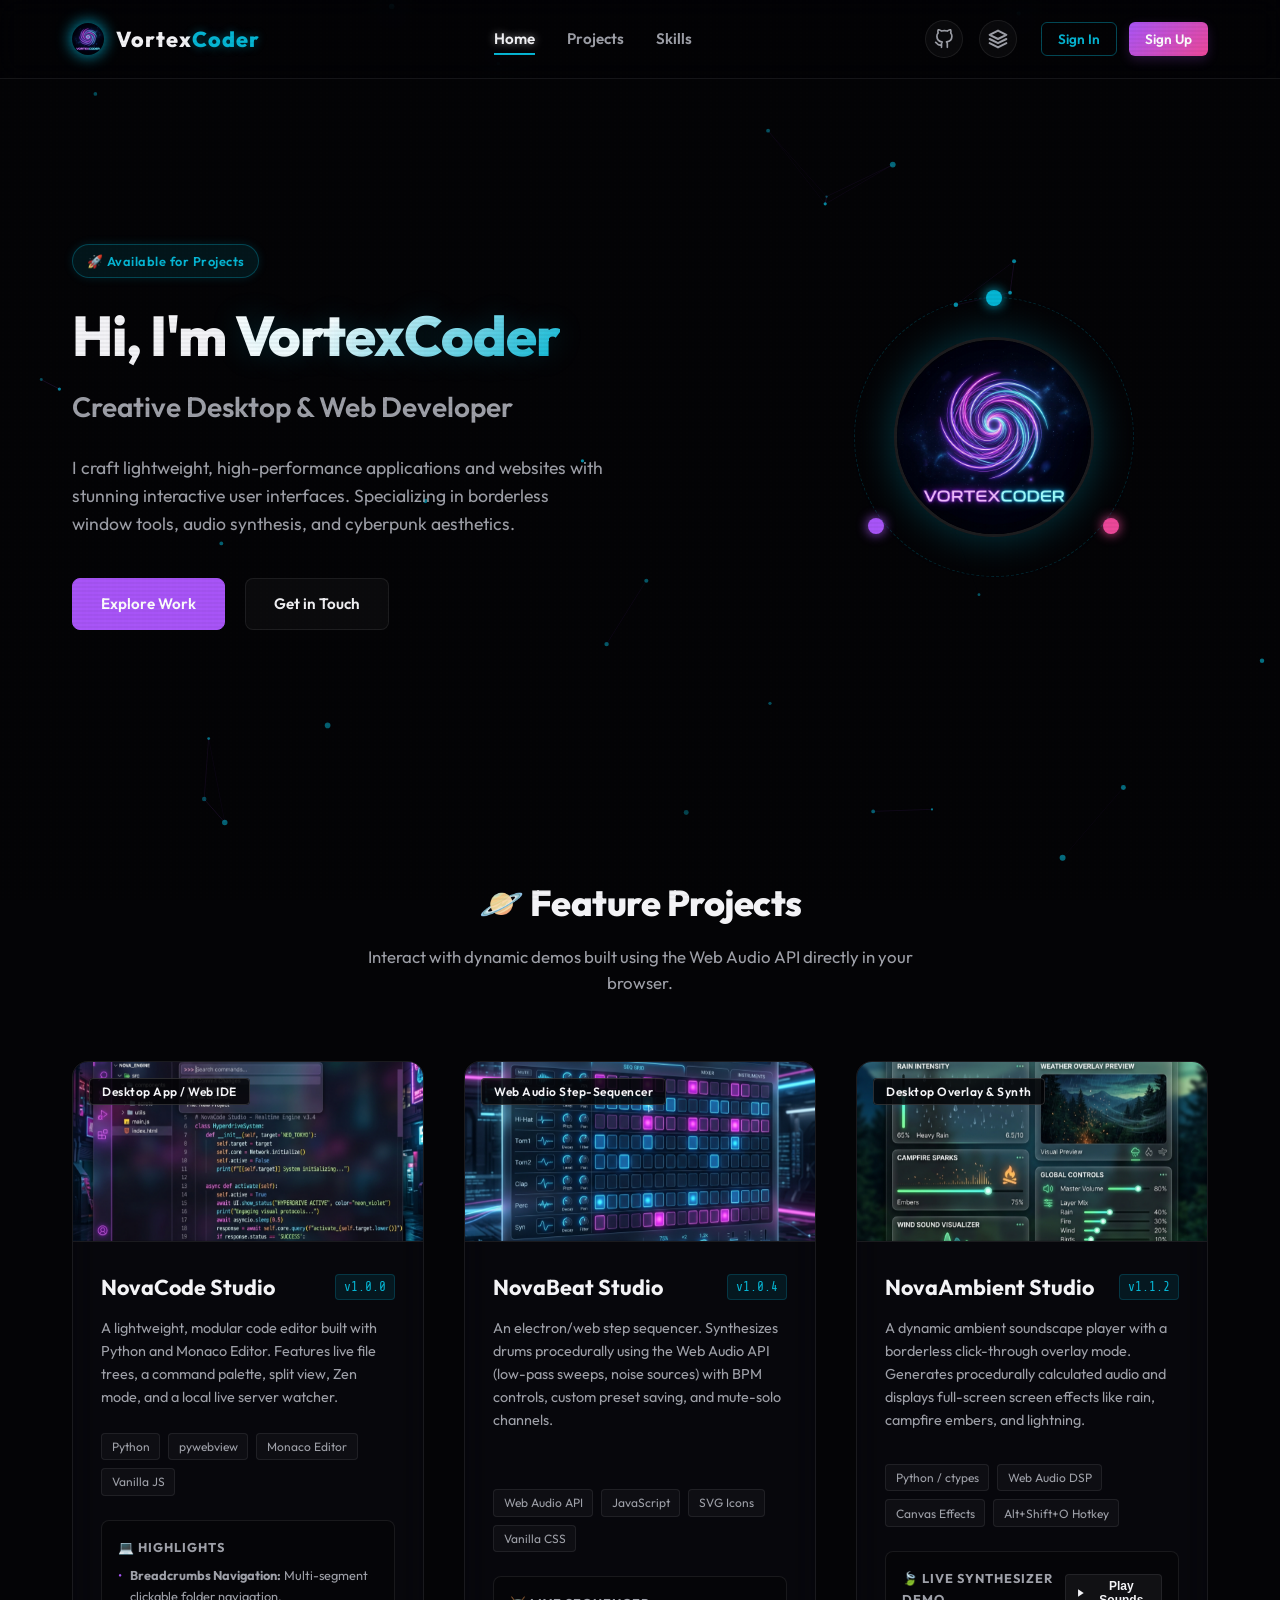
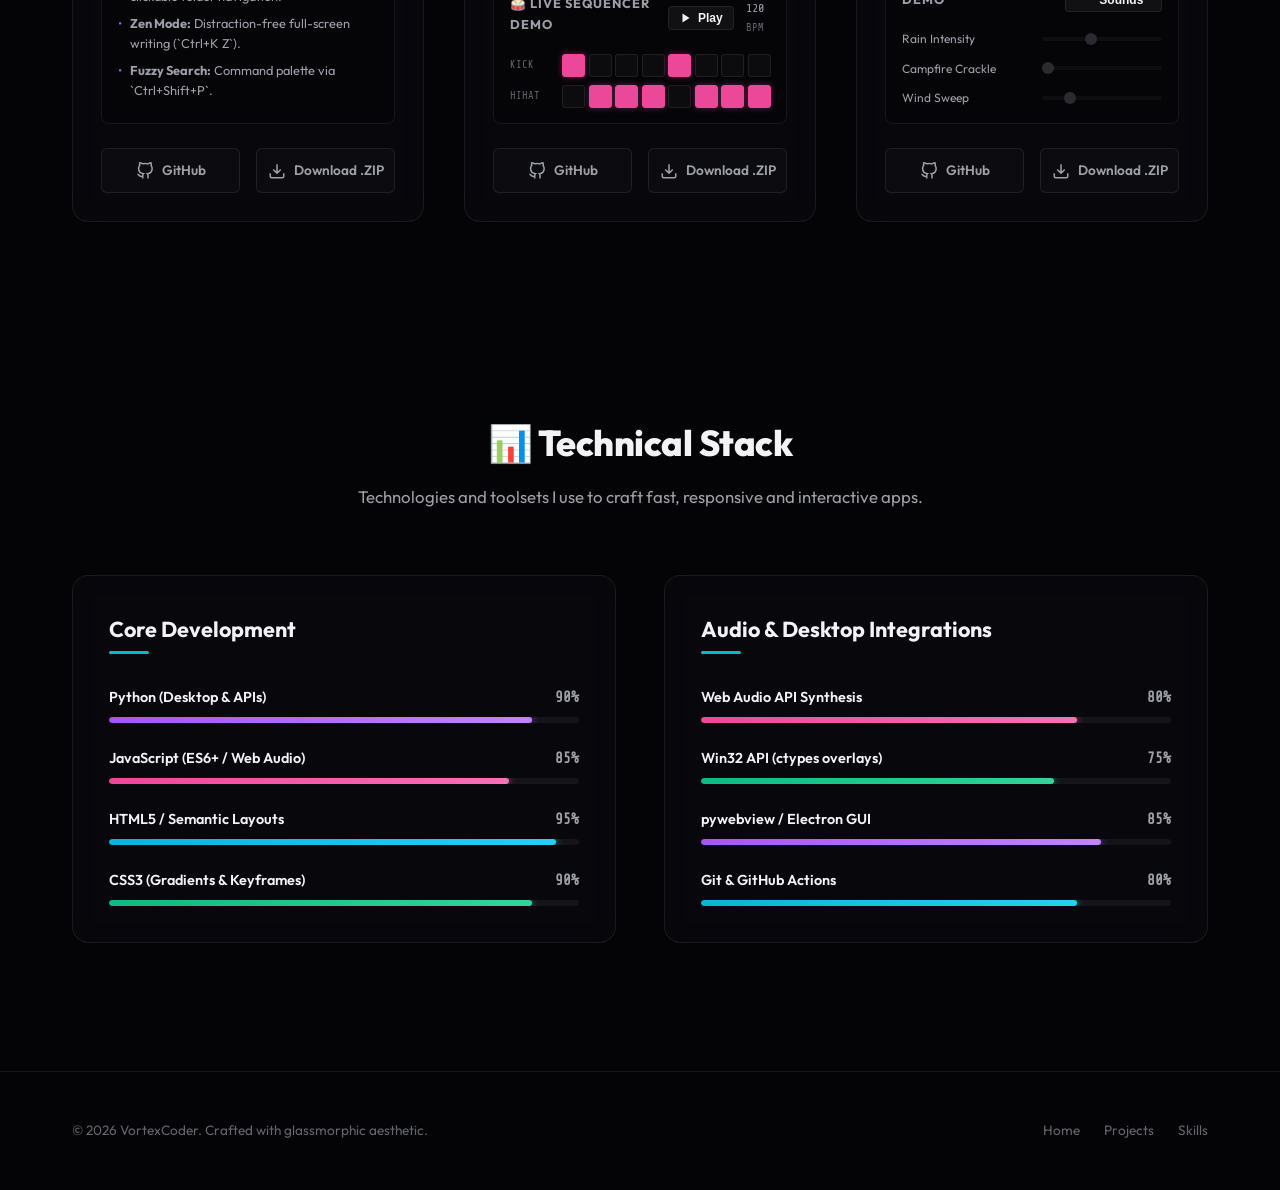
<file: index.html>
<!DOCTYPE html>
<html lang="en">
<head>
    <meta charset="UTF-8">
    <meta name="viewport" content="width=device-width, initial-scale=1.0">
    <title>VortexCoder | Creative Desktop & Web Developer</title>
    <meta name="description" content="Portfolio of VortexCoder, a creative developer specializing in desktop overlays, audio synthesis, and cyberpunk glassmorphic interfaces.">
    <meta name="author" content="VortexCoder">
    
    <!-- Open Graph / Facebook -->
    <meta property="og:type" content="website">
    <meta property="og:url" content="https://vortexcoder433.github.io/">
    <meta property="og:title" content="VortexCoder | Creative Desktop & Web Developer">
    <meta property="og:description" content="Portfolio of VortexCoder, showcasing NovaCode, NovaBeat, and NovaAmbient Studio.">
    
    <!-- Google Fonts -->
    <link rel="preconnect" href="https://fonts.googleapis.com">
    <link rel="preconnect" href="https://fonts.gstatic.com" crossorigin>
    <link href="https://fonts.googleapis.com/css2?family=Outfit:wght@300;400;600;800&family=Share+Tech+Mono&display=swap" rel="stylesheet">
    
    <link rel="stylesheet" href="style.css">
    <script src="app.js" defer></script>
</head>
<body>
    <!-- Background Canvas Particles -->
    <canvas id="particle-canvas"></canvas>

    <!-- Header Navigation -->
    <header class="header">
        <div class="header-container">
            <a href="#" class="logo-container">
                <img src="assets/logo.png" alt="VortexCoder Logo" class="nav-logo">
                <span class="logo-text">Vortex<span>Coder</span></span>
            </a>
            
            <nav class="nav">
                <a href="#about" class="nav-link">Home</a>
                <a href="#projects" class="nav-link">Projects</a>
                <a href="#skills" class="nav-link">Skills</a>
                <div class="mobile-auth-buttons">
                    <button class="btn-auth btn-signin-mobile" id="mobile-signin-trigger">Sign In</button>
                    <button class="btn-auth btn-signup-mobile" id="mobile-signup-trigger">Sign Up</button>
                    <button class="btn-auth btn-profile btn-signup-mobile hidden" id="mobile-profile-trigger">
                        <svg viewBox="0 0 24 24" width="14" height="14" stroke="currentColor" stroke-width="2" fill="none" style="vertical-align: middle; margin-right: 4px;"><path d="M20 21v-2a4 4 0 0 0-4-4H8a4 4 0 0 0-4 4v2"></path><circle cx="12" cy="7" r="4"></circle></svg>
                        <span id="mobile-profile-btn-text">Profile</span>
                    </button>
                </div>
            </nav>

            <div class="header-right-group">
                <div class="social-links">
                    <a href="https://github.com/VortexCoder433" target="_blank" class="social-icon" aria-label="GitHub">
                        <svg viewBox="0 0 24 24" width="20" height="20" stroke="currentColor" stroke-width="2" fill="none" stroke-linecap="round" stroke-linejoin="round"><path d="M9 19c-5 1.5-5-2.5-7-3m14 6v-3.87a3.37 3.37 0 0 0-.94-2.61c3.14-.35 6.44-1.54 6.44-7A5.44 5.44 0 0 0 20 4.77 5.07 5.07 0 0 0 19.91 1S18.73.65 16 2.48a13.38 13.38 0 0 0-7 0C6.27.65 5.09 1 5.09 1A5.07 5.07 0 0 0 5 4.77a5.44 5.44 0 0 0-1.5 3.78c0 5.42 3.3 6.61 6.44 7A3.37 3.37 0 0 0 9 18.13V22"></path></svg>
                    </a>
                    <a href="https://kwork.ru/user/vortex033" target="_blank" class="social-icon" aria-label="Kwork">
                        <svg viewBox="0 0 24 24" width="20" height="20" stroke="currentColor" stroke-width="2.5" fill="none" stroke-linecap="round" stroke-linejoin="round">
                            <path d="M12 2L2 7l10 5 10-5-10-5zM2 17l10 5 10-5M2 12l10 5 10-5"></path>
                        </svg>
                    </a>
                </div>
                <div class="auth-buttons">
                    <button class="btn-auth btn-signin" id="signin-trigger">Sign In</button>
                    <button class="btn-auth btn-signup" id="signup-trigger">Sign Up</button>
                    <button class="btn-auth btn-profile hidden" id="profile-trigger">
                        <svg viewBox="0 0 24 24" width="14" height="14" stroke="currentColor" stroke-width="2" fill="none" style="vertical-align: middle; margin-right: 4px;"><path d="M20 21v-2a4 4 0 0 0-4-4H8a4 4 0 0 0-4 4v2"></path><circle cx="12" cy="7" r="4"></circle></svg>
                        <span id="profile-btn-text">Profile</span>
                    </button>
                </div>
            </div>

            <button class="mobile-toggle" aria-label="Toggle navigation menu">
                <span></span>
                <span></span>
                <span></span>
            </button>
        </div>
    </header>

    <main class="main-content">
        <!-- Hero Section -->
        <section id="about" class="section hero-section">
            <div class="hero-content">
                <div class="badge neon-glow-cyan">🚀 Available for Projects</div>
                <h1 class="hero-title">
                    Hi, I'm <span class="glow-text">VortexCoder</span>
                </h1>
                <h2 class="hero-subtitle">Creative Desktop & Web Developer</h2>
                <p class="hero-desc">
                    I craft lightweight, high-performance applications and websites with stunning interactive user interfaces. Specializing in borderless window tools, audio synthesis, and cyberpunk aesthetics.
                </p>
                <div class="hero-actions">
                    <a href="#projects" class="btn btn-primary btn-glow-violet">Explore Work</a>
                    <a href="#contact" class="btn btn-secondary">Get in Touch</a>
                </div>
            </div>
            
            <div class="hero-visual">
                <div class="logo-sphere-container">
                    <div class="sphere-orbit">
                        <div class="orbit-node node-1"></div>
                        <div class="orbit-node node-2"></div>
                        <div class="orbit-node node-3"></div>
                    </div>
                    <img src="assets/logo.png" alt="VortexCoder Orb" class="hero-avatar">
                </div>
            </div>
        </section>

        <!-- Projects Showcase Section -->
        <section id="projects" class="section projects-section">
            <div class="section-header">
                <h2 class="section-title">🪐 Feature Projects</h2>
                <p class="section-subtitle">Interact with dynamic demos built using the Web Audio API directly in your browser.</p>
            </div>

            <div class="projects-grid">
                <!-- Project 1: NovaCode Studio -->
                <article class="project-card card-violet">
                    <div class="project-img-wrapper">
                        <img src="assets/novacode.png" alt="NovaCode Studio Preview" class="project-image">
                        <div class="project-overlay">
                            <span class="project-type">Desktop App / Web IDE</span>
                        </div>
                    </div>
                    <div class="project-info">
                        <div class="project-header-row">
                            <h3 class="project-title">NovaCode Studio</h3>
                            <span class="project-version">v1.0.0</span>
                        </div>
                        <p class="project-description">
                            A lightweight, modular code editor built with Python and Monaco Editor. Features live file trees, a command palette, split view, Zen mode, and a local live server watcher.
                        </p>
                        
                        <div class="project-tags">
                            <span>Python</span>
                            <span>pywebview</span>
                            <span>Monaco Editor</span>
                            <span>Vanilla JS</span>
                        </div>
                        
                        <!-- Mini Preview/Action Panel -->
                        <div class="project-widget text-widget">
                            <div class="widget-title">💻 Highlights</div>
                            <ul class="widget-list">
                                <li><strong>Breadcrumbs Navigation:</strong> Multi-segment clickable folder navigation.</li>
                                <li><strong>Zen Mode:</strong> Distraction-free full-screen writing (`Ctrl+K Z`).</li>
                                <li><strong>Fuzzy Search:</strong> Command palette via `Ctrl+Shift+P`.</li>
                            </ul>
                        </div>

                        <div class="project-links">
                            <a href="https://github.com/VortexCoder433/novacode-studio" target="_blank" class="btn-project-link">
                                <svg viewBox="0 0 24 24" width="18" height="18" stroke="currentColor" stroke-width="2" fill="none"><path d="M9 19c-5 1.5-5-2.5-7-3m14 6v-3.87a3.37 3.37 0 0 0-.94-2.61c3.14-.35 6.44-1.54 6.44-7A5.44 5.44 0 0 0 20 4.77 5.07 5.07 0 0 0 19.91 1S18.73.65 16 2.48a13.38 13.38 0 0 0-7 0C6.27.65 5.09 1 5.09 1A5.07 5.07 0 0 0 5 4.77a5.44 5.44 0 0 0-1.5 3.78c0 5.42 3.3 6.61 6.44 7A3.37 3.37 0 0 0 9 18.13V22"></path></svg>
                                GitHub
                            </a>
                            <a href="https://github.com/VortexCoder433/novacode-studio/archive/refs/heads/main.zip" class="btn-project-link download-btn">
                                <svg viewBox="0 0 24 24" width="18" height="18" stroke="currentColor" stroke-width="2" fill="none"><path d="M21 15v4a2 2 0 0 1-2 2H5a2 2 0 0 1-2-2v-4M7 10l5 5 5-5M12 15V3"></path></svg>
                                Download .ZIP
                            </a>
                        </div>
                    </div>
                </article>

                <!-- Project 2: NovaBeat Studio -->
                <article class="project-card card-magenta">
                    <div class="project-img-wrapper">
                        <img src="assets/novabeat.png" alt="NovaBeat Studio Preview" class="project-image">
                        <div class="project-overlay">
                            <span class="project-type">Web Audio Step-Sequencer</span>
                        </div>
                    </div>
                    <div class="project-info">
                        <div class="project-header-row">
                            <h3 class="project-title">NovaBeat Studio</h3>
                            <span class="project-version">v1.0.4</span>
                        </div>
                        <p class="project-description">
                            An electron/web step sequencer. Synthesizes drums procedurally using the Web Audio API (low-pass sweeps, noise sources) with BPM controls, custom preset saving, and mute-solo channels.
                        </p>
                        
                        <div class="project-tags">
                            <span>Web Audio API</span>
                            <span>JavaScript</span>
                            <span>SVG Icons</span>
                            <span>Vanilla CSS</span>
                        </div>
                        
                        <!-- Interactive Sequencer Widget -->
                        <div class="project-widget beat-widget">
                            <div class="widget-header">
                                <div class="widget-title">🥁 Live Sequencer Demo</div>
                                <div class="beat-controls">
                                    <button class="beat-btn play-beat-btn" id="play-beat">
                                        <svg viewBox="0 0 24 24" width="12" height="12" fill="currentColor"><polygon points="5 3 19 12 5 21 5 3"></polygon></svg>
                                        Play
                                    </button>
                                    <div class="bpm-control">
                                        <span id="bpm-val">120</span> <span class="unit">BPM</span>
                                    </div>
                                </div>
                            </div>
                            
                            <div class="sequencer-grid">
                                <div class="seq-row" data-inst="kick">
                                    <span class="seq-label">KICK</span>
                                    <div class="steps-row">
                                        <button class="step" data-step="0"></button>
                                        <button class="step" data-step="1"></button>
                                        <button class="step" data-step="2"></button>
                                        <button class="step" data-step="3"></button>
                                        <button class="step" data-step="4"></button>
                                        <button class="step" data-step="5"></button>
                                        <button class="step" data-step="6"></button>
                                        <button class="step" data-step="7"></button>
                                    </div>
                                </div>
                                <div class="seq-row" data-inst="hat">
                                    <span class="seq-label">HIHAT</span>
                                    <div class="steps-row">
                                        <button class="step" data-step="0"></button>
                                        <button class="step" data-step="1"></button>
                                        <button class="step" data-step="2"></button>
                                        <button class="step" data-step="3"></button>
                                        <button class="step" data-step="4"></button>
                                        <button class="step" data-step="5"></button>
                                        <button class="step" data-step="6"></button>
                                        <button class="step" data-step="7"></button>
                                    </div>
                                </div>
                            </div>
                        </div>

                        <div class="project-links">
                            <a href="https://github.com/VortexCoder433/novabeat-studio" target="_blank" class="btn-project-link">
                                <svg viewBox="0 0 24 24" width="18" height="18" stroke="currentColor" stroke-width="2" fill="none"><path d="M9 19c-5 1.5-5-2.5-7-3m14 6v-3.87a3.37 3.37 0 0 0-.94-2.61c3.14-.35 6.44-1.54 6.44-7A5.44 5.44 0 0 0 20 4.77 5.07 5.07 0 0 0 19.91 1S18.73.65 16 2.48a13.38 13.38 0 0 0-7 0C6.27.65 5.09 1 5.09 1A5.07 5.07 0 0 0 5 4.77a5.44 5.44 0 0 0-1.5 3.78c0 5.42 3.3 6.61 6.44 7A3.37 3.37 0 0 0 9 18.13V22"></path></svg>
                                GitHub
                            </a>
                            <a href="https://github.com/VortexCoder433/novabeat-studio/archive/refs/heads/main.zip" class="btn-project-link download-btn">
                                <svg viewBox="0 0 24 24" width="18" height="18" stroke="currentColor" stroke-width="2" fill="none"><path d="M21 15v4a2 2 0 0 1-2 2H5a2 2 0 0 1-2-2v-4M7 10l5 5 5-5M12 15V3"></path></svg>
                                Download .ZIP
                            </a>
                        </div>
                    </div>
                </article>

                <!-- Project 3: NovaAmbient Studio -->
                <article class="project-card card-teal">
                    <div class="project-img-wrapper">
                        <img src="assets/novambient.png" alt="NovaAmbient Studio Preview" class="project-image">
                        <div class="project-overlay">
                            <span class="project-type">Desktop Overlay & Synth</span>
                        </div>
                    </div>
                    <div class="project-info">
                        <div class="project-header-row">
                            <h3 class="project-title">NovaAmbient Studio</h3>
                            <span class="project-version">v1.1.2</span>
                        </div>
                        <p class="project-description">
                            A dynamic ambient soundscape player with a borderless click-through overlay mode. Generates procedurally calculated audio and displays full-screen screen effects like rain, campfire embers, and lightning.
                        </p>
                        
                        <div class="project-tags">
                            <span>Python / ctypes</span>
                            <span>Web Audio DSP</span>
                            <span>Canvas Effects</span>
                            <span>Alt+Shift+O Hotkey</span>
                        </div>
                        
                        <!-- Interactive Synthesizer Widget -->
                        <div class="project-widget ambient-widget">
                            <div class="widget-header">
                                <div class="widget-title">🍃 Live Synthesizer Demo</div>
                                <button class="beat-btn play-ambient-btn" id="play-ambient">
                                    <svg viewBox="0 0 24 24" width="12" height="12" fill="currentColor"><polygon points="5 3 19 12 5 21 5 3"></polygon></svg>
                                    Play Sounds
                                </button>
                            </div>
                            
                            <div class="ambient-controls">
                                <div class="ambient-row">
                                    <span class="ambient-label">Rain Intensity</span>
                                    <input type="range" class="ambient-slider" id="rain-vol" min="0" max="100" value="40" disabled>
                                </div>
                                <div class="ambient-row">
                                    <span class="ambient-label">Campfire Crackle</span>
                                    <input type="range" class="ambient-slider" id="fire-vol" min="0" max="100" value="0" disabled>
                                </div>
                                <div class="ambient-row">
                                    <span class="ambient-label">Wind Sweep</span>
                                    <input type="range" class="ambient-slider" id="wind-vol" min="0" max="100" value="20" disabled>
                                </div>
                            </div>
                        </div>

                        <div class="project-links">
                            <a href="https://github.com/VortexCoder433/novambient-studio" target="_blank" class="btn-project-link">
                                <svg viewBox="0 0 24 24" width="18" height="18" stroke="currentColor" stroke-width="2" fill="none"><path d="M9 19c-5 1.5-5-2.5-7-3m14 6v-3.87a3.37 3.37 0 0 0-.94-2.61c3.14-.35 6.44-1.54 6.44-7A5.44 5.44 0 0 0 20 4.77 5.07 5.07 0 0 0 19.91 1S18.73.65 16 2.48a13.38 13.38 0 0 0-7 0C6.27.65 5.09 1 5.09 1A5.07 5.07 0 0 0 5 4.77a5.44 5.44 0 0 0-1.5 3.78c0 5.42 3.3 6.61 6.44 7A3.37 3.37 0 0 0 9 18.13V22"></path></svg>
                                GitHub
                            </a>
                            <a href="https://github.com/VortexCoder433/novambient-studio/archive/refs/heads/main.zip" class="btn-project-link download-btn">
                                <svg viewBox="0 0 24 24" width="18" height="18" stroke="currentColor" stroke-width="2" fill="none"><path d="M21 15v4a2 2 0 0 1-2 2H5a2 2 0 0 1-2-2v-4M7 10l5 5 5-5M12 15V3"></path></svg>
                                Download .ZIP
                            </a>
                        </div>
                    </div>
                </article>
            </div>
        </section>

        <!-- Skills Section -->
        <section id="skills" class="section skills-section">
            <div class="section-header">
                <h2 class="section-title">📊 Technical Stack</h2>
                <p class="section-subtitle">Technologies and toolsets I use to craft fast, responsive and interactive apps.</p>
            </div>

            <div class="skills-grid">
                <div class="skills-category-card">
                    <h3 class="category-title">Core Development</h3>
                    <div class="skills-list">
                        <div class="skill-item">
                            <div class="skill-info">
                                <span class="skill-name">Python (Desktop & APIs)</span>
                                <span class="skill-percent">90%</span>
                            </div>
                            <div class="skill-bar"><div class="skill-fill neon-fill-violet" style="width: 90%"></div></div>
                        </div>
                        <div class="skill-item">
                            <div class="skill-info">
                                <span class="skill-name">JavaScript (ES6+ / Web Audio)</span>
                                <span class="skill-percent">85%</span>
                            </div>
                            <div class="skill-bar"><div class="skill-fill neon-fill-magenta" style="width: 85%"></div></div>
                        </div>
                        <div class="skill-item">
                            <div class="skill-info">
                                <span class="skill-name">HTML5 / Semantic Layouts</span>
                                <span class="skill-percent">95%</span>
                            </div>
                            <div class="skill-bar"><div class="skill-fill neon-fill-cyan" style="width: 95%"></div></div>
                        </div>
                        <div class="skill-item">
                            <div class="skill-info">
                                <span class="skill-name">CSS3 (Gradients & Keyframes)</span>
                                <span class="skill-percent">90%</span>
                            </div>
                            <div class="skill-bar"><div class="skill-fill neon-fill-teal" style="style: width: 90%; width: 90%;"></div></div>
                        </div>
                    </div>
                </div>

                <div class="skills-category-card">
                    <h3 class="category-title">Audio & Desktop Integrations</h3>
                    <div class="skills-list">
                        <div class="skill-item">
                            <div class="skill-info">
                                <span class="skill-name">Web Audio API Synthesis</span>
                                <span class="skill-percent">80%</span>
                            </div>
                            <div class="skill-bar"><div class="skill-fill neon-fill-magenta" style="width: 80%"></div></div>
                        </div>
                        <div class="skill-item">
                            <div class="skill-info">
                                <span class="skill-name">Win32 API (ctypes overlays)</span>
                                <span class="skill-percent">75%</span>
                            </div>
                            <div class="skill-bar"><div class="skill-fill neon-fill-teal" style="width: 75%"></div></div>
                        </div>
                        <div class="skill-item">
                            <div class="skill-info">
                                <span class="skill-name">pywebview / Electron GUI</span>
                                <span class="skill-percent">85%</span>
                            </div>
                            <div class="skill-bar"><div class="skill-fill neon-fill-violet" style="width: 85%"></div></div>
                        </div>
                        <div class="skill-item">
                            <div class="skill-info">
                                <span class="skill-name">Git & GitHub Actions</span>
                                <span class="skill-percent">80%</span>
                            </div>
                            <div class="skill-bar"><div class="skill-fill neon-fill-cyan" style="width: 80%"></div></div>
                        </div>
                    </div>
                </div>
            </div>
        </section>


    </main>

    <!-- Footer -->
    <footer class="footer">
        <div class="footer-container">
            <p class="copyright">&copy; 2026 VortexCoder. Crafted with glassmorphic aesthetic.</p>
            <div class="footer-links">
                <a href="#about">Home</a>
                <a href="#projects">Projects</a>
                <a href="#skills">Skills</a>
            </div>
        </div>
    </footer>

    <!-- Glassmorphic Auth Modal -->
    <div class="auth-modal-overlay hidden" id="auth-modal">
        <div class="auth-modal">
            <button class="auth-modal-close" id="auth-modal-close">&times;</button>
            <div class="auth-tabs">
                <button class="auth-tab active" id="tab-signin-btn">Sign In</button>
                <button class="auth-tab" id="tab-signup-btn">Sign Up</button>
            </div>
            
            <!-- Sign In Form -->
            <form class="auth-form" id="signin-form">
                <div class="auth-form-title">AUTHENTICATION PROTOCOL</div>
                <div class="form-group">
                    <label for="signin-username">> OPERATOR_CALLSIGN:</label>
                    <input type="text" id="signin-username" required placeholder="VortexOperator_01">
                </div>
                <div class="form-group">
                    <label for="signin-password">> ACCESS_PASSKEY:</label>
                    <input type="password" id="signin-password" required placeholder="••••••••">
                </div>
                <button type="submit" class="btn btn-primary btn-glow-violet w-full">ESTABLISH UPLINK</button>
            </form>

            <!-- Sign Up Form -->
            <form class="auth-form hidden" id="signup-form">
                <div class="auth-form-title">REGISTER NEW OPERATOR</div>
                <div class="form-group">
                    <label for="signup-username">> OPERATOR_CALLSIGN:</label>
                    <input type="text" id="signup-username" required placeholder="VortexOperator_01">
                </div>
                <div class="form-group">
                    <label for="signup-password">> DEFINE_PASSKEY:</label>
                    <input type="password" id="signup-password" required placeholder="••••••••">
                </div>
                <button type="submit" class="btn btn-primary btn-glow-cyan w-full">GENERATE CREDENTIALS</button>
            </form>
            
            <div class="auth-terminal-log" id="auth-terminal-log">
                <p class="auth-log-line text-muted">> Idle. Awaiting authentication inputs...</p>
            </div>
        </div>
    </div>

    <!-- Glassmorphic Profile Modal -->
    <div class="auth-modal-overlay hidden" id="profile-modal">
        <div class="auth-modal">
            <button class="auth-modal-close" id="profile-modal-close">&times;</button>
            <div class="auth-form-title">OPERATOR PROFILE CONFIGURATION</div>
            
            <div class="profile-details-grid">
                <!-- Avatar / Callsign -->
                <div class="profile-avatar-section">
                    <div class="profile-avatar-icon">
                        <svg viewBox="0 0 24 24" width="32" height="32" stroke="currentColor" stroke-width="1.5" fill="none" stroke-linecap="round" stroke-linejoin="round"><path d="M20 21v-2a4 4 0 0 0-4-4H8a4 4 0 0 0-4 4v2"></path><circle cx="12" cy="7" r="4"></circle></svg>
                    </div>
                    <div class="profile-callsign" id="profile-display-callsign">VortexOperator</div>
                    <div class="profile-badge" id="profile-display-serial">SERIAL: #0001</div>
                </div>

                <!-- Stats Section -->
                <div class="profile-stats-section">
                    <div class="stats-title">> SYSTEM STATISTICS</div>
                    <div class="stat-item">
                        <span class="stat-label">Registration Date:</span>
                        <span class="stat-value" id="profile-stat-reg-date">-</span>
                    </div>
                    <div class="stat-item">
                        <span class="stat-label">Session Active Time:</span>
                        <span class="stat-value" id="profile-stat-time">00:00:00</span>
                    </div>
                    <div class="stat-item">
                        <span class="stat-label">Project Downloads:</span>
                        <span class="stat-value" id="profile-stat-downloads">0</span>
                    </div>
                </div>
            </div>

            <!-- Profile actions (Logout) -->
            <div class="profile-actions">
                <button class="btn btn-primary btn-logout w-full" id="btn-logout">TERMINATE SESSION (LOGOUT)</button>
            </div>
        </div>
    </div>

    <!-- Audio Synthesis warning and Status toaster -->
    <div class="toast-container" id="toast-container"></div>


</body>
</html>
</file>
<file: style.css>
/* Style reset and CSS Variables */
:root {
    --bg-dark: #040406;
    --bg-card: rgba(13, 13, 20, 0.45);
    --border-color: rgba(255, 255, 255, 0.08);
    --text-primary: #f3f3f6;
    --text-secondary: #9ea0a8;
    --text-muted: #64666d;
    
    /* Neon glow colors */
    --neon-violet: #a855f7;
    --neon-violet-glow: rgba(168, 85, 247, 0.4);
    --neon-magenta: #ec4899;
    --neon-magenta-glow: rgba(236, 72, 153, 0.4);
    --neon-cyan: #06b6d4;
    --neon-cyan-glow: rgba(6, 182, 212, 0.4);
    --neon-teal: #10b981;
    --neon-teal-glow: rgba(16, 185, 129, 0.4);

    --font-sans: 'Outfit', sans-serif;
    --font-mono: 'Share Tech Mono', monospace;
    --transition-speed: 0.3s;
}

* {
    margin: 0;
    padding: 0;
    box-sizing: border-box;
    scroll-behavior: smooth;
}

body {
    background-color: var(--bg-dark);
    color: var(--text-primary);
    font-family: var(--font-sans);
    line-height: 1.6;
    overflow-x: hidden;
    position: relative;
    min-height: 100vh;
}

/* Background particle canvas styling */
#particle-canvas {
    position: fixed;
    top: 0;
    left: 0;
    width: 100%;
    height: 100%;
    z-index: -1;
    pointer-events: auto;
}

/* Custom Scrollbar */
::-webkit-scrollbar {
    width: 8px;
}
::-webkit-scrollbar-track {
    background: var(--bg-dark);
}
::-webkit-scrollbar-thumb {
    background: rgba(255, 255, 255, 0.1);
    border-radius: 4px;
}
::-webkit-scrollbar-thumb:hover {
    background: var(--neon-cyan);
    box-shadow: 0 0 10px var(--neon-cyan);
}

/* Header & Navigation */
.header {
    position: fixed;
    top: 0;
    left: 0;
    width: 100%;
    z-index: 100;
    backdrop-filter: blur(12px);
    -webkit-backdrop-filter: blur(12px);
    border-bottom: 1px solid var(--border-color);
    background-color: rgba(4, 4, 6, 0.7);
    transition: background-color var(--transition-speed) ease, border-bottom var(--transition-speed) ease;
}

.header-container {
    max-width: 1200px;
    margin: 0 auto;
    padding: 1.25rem 2rem;
    display: flex;
    justify-content: space-between;
    align-items: center;
}

.logo-container {
    display: flex;
    align-items: center;
    gap: 0.75rem;
    text-decoration: none;
    color: var(--text-primary);
}

.nav-logo {
    width: 32px;
    height: 32px;
    object-fit: contain;
    filter: drop-shadow(0 0 8px var(--neon-cyan));
    border-radius: 50%;
}

.logo-text {
    font-size: 1.35rem;
    font-weight: 800;
    letter-spacing: 1px;
}

.logo-text span {
    color: var(--neon-cyan);
    text-shadow: 0 0 10px var(--neon-cyan-glow);
}

.nav {
    display: flex;
    gap: 2rem;
}

.nav-link {
    text-decoration: none;
    color: var(--text-secondary);
    font-weight: 600;
    font-size: 0.95rem;
    transition: color var(--transition-speed) ease, text-shadow var(--transition-speed) ease;
    position: relative;
    padding: 0.25rem 0;
}

.nav-link::after {
    content: '';
    position: absolute;
    bottom: 0;
    left: 0;
    width: 0;
    height: 2px;
    background-color: var(--neon-cyan);
    transition: width var(--transition-speed) ease;
}

.nav-link:hover::after,
.nav-link.active::after {
    width: 100%;
}

.nav-link:hover,
.nav-link.active {
    color: var(--text-primary);
    text-shadow: 0 0 8px rgba(255, 255, 255, 0.5);
}

.social-links {
    display: flex;
    gap: 1rem;
    align-items: center;
}

.social-icon {
    color: var(--text-secondary);
    display: flex;
    align-items: center;
    justify-content: center;
    width: 38px;
    height: 38px;
    border-radius: 50%;
    background-color: rgba(255, 255, 255, 0.03);
    border: 1px solid var(--border-color);
    will-change: transform, background-color, border-color, box-shadow, color;
    transition: transform var(--transition-speed) ease,
                background-color var(--transition-speed) ease,
                border-color var(--transition-speed) ease,
                box-shadow var(--transition-speed) ease,
                color var(--transition-speed) ease;
}

.social-icon:hover {
    color: var(--text-primary);
    background-color: rgba(255, 255, 255, 0.08);
    border-color: var(--neon-cyan);
    transform: translateY(-2px);
    box-shadow: 0 0 12px var(--neon-cyan-glow);
}

/* Mobile Toggle Hamburger */
.mobile-toggle {
    display: none;
    flex-direction: column;
    gap: 6px;
    background: none;
    border: none;
    cursor: pointer;
    padding: 4px;
}

.mobile-toggle span {
    display: block;
    width: 24px;
    height: 2px;
    background-color: var(--text-primary);
    transition: all var(--transition-speed) ease;
}

/* Hero Section */
.section {
    max-width: 1200px;
    margin: 0 auto;
    padding: 8rem 2rem 4rem;
}

.hero-section {
    display: grid;
    grid-template-columns: 1.2fr 0.8fr;
    gap: 4rem;
    align-items: center;
    min-height: 90vh;
}

.hero-content {
    display: flex;
    flex-direction: column;
    align-items: flex-start;
}

.badge {
    display: inline-block;
    padding: 0.35rem 0.85rem;
    border-radius: 50px;
    font-size: 0.8rem;
    font-weight: 600;
    margin-bottom: 1.5rem;
    letter-spacing: 0.5px;
    background: rgba(6, 182, 212, 0.1);
    border: 1px solid rgba(6, 182, 212, 0.3);
    color: var(--neon-cyan);
    box-shadow: 0 0 10px rgba(6, 182, 212, 0.15);
}

.hero-title {
    font-size: 3.5rem;
    font-weight: 800;
    line-height: 1.2;
    margin-bottom: 1rem;
    letter-spacing: -1px;
}

.glow-text {
    background: linear-gradient(135deg, #fff 30%, var(--neon-cyan) 100%);
    -webkit-background-clip: text;
    -webkit-text-fill-color: transparent;
    text-shadow: 0 0 30px rgba(6, 182, 212, 0.2);
}

.hero-subtitle {
    font-size: 1.75rem;
    font-weight: 600;
    color: var(--text-secondary);
    margin-bottom: 1.5rem;
}

.hero-desc {
    font-size: 1.1rem;
    color: var(--text-secondary);
    margin-bottom: 2.5rem;
    max-width: 540px;
}

.hero-actions {
    display: flex;
    gap: 1.25rem;
}

.btn {
    display: inline-flex;
    align-items: center;
    justify-content: center;
    padding: 0.8rem 1.75rem;
    border-radius: 8px;
    font-weight: 600;
    font-size: 0.95rem;
    text-decoration: none;
    will-change: transform, background-color, border-color, box-shadow;
    transition: transform var(--transition-speed) cubic-bezier(0.165, 0.84, 0.44, 1),
                background-color var(--transition-speed) cubic-bezier(0.165, 0.84, 0.44, 1),
                border-color var(--transition-speed) cubic-bezier(0.165, 0.84, 0.44, 1),
                box-shadow var(--transition-speed) cubic-bezier(0.165, 0.84, 0.44, 1);
    cursor: pointer;
}

.btn-primary {
    background-color: var(--neon-violet);
    color: #fff;
    border: 1px solid var(--neon-violet);
}

.btn-primary:hover {
    transform: translateY(-2px);
    box-shadow: 0 8px 24px var(--neon-violet-glow);
}

.btn-secondary {
    background-color: rgba(255, 255, 255, 0.03);
    color: var(--text-primary);
    border: 1px solid var(--border-color);
}

.btn-secondary:hover {
    background-color: rgba(255, 255, 255, 0.08);
    border-color: rgba(255, 255, 255, 0.3);
    transform: translateY(-2px);
}

/* Floating Avatar Sphere */
.hero-visual {
    display: flex;
    justify-content: center;
    align-items: center;
}

.logo-sphere-container {
    position: relative;
    width: 280px;
    height: 280px;
    display: flex;
    justify-content: center;
    align-items: center;
}

.hero-avatar {
    width: 200px;
    height: 200px;
    border-radius: 50%;
    object-fit: cover;
    z-index: 5;
    border: 3px solid rgba(255, 255, 255, 0.1);
    box-shadow: 0 0 40px rgba(6, 182, 212, 0.3);
    animation: float 6s ease-in-out infinite;
}

.sphere-orbit {
    position: absolute;
    width: 100%;
    height: 100%;
    border: 1.5px dashed rgba(6, 182, 212, 0.2);
    border-radius: 50%;
    animation: rotate 25s linear infinite;
    z-index: 2;
}

.orbit-node {
    position: absolute;
    width: 16px;
    height: 16px;
    border-radius: 50%;
    background-color: var(--neon-cyan);
    box-shadow: 0 0 12px var(--neon-cyan);
}

.node-1 { top: 0; left: 50%; transform: translate(-50%, -50%); background-color: var(--neon-cyan); box-shadow: 0 0 12px var(--neon-cyan);}
.node-2 { bottom: 15%; right: 5%; background-color: var(--neon-magenta); box-shadow: 0 0 12px var(--neon-magenta);}
.node-3 { bottom: 15%; left: 5%; background-color: var(--neon-violet); box-shadow: 0 0 12px var(--neon-violet);}

/* Section Headers */
.section-header {
    text-align: center;
    margin-bottom: 4rem;
}

.section-title {
    font-size: 2.25rem;
    font-weight: 800;
    margin-bottom: 0.75rem;
    letter-spacing: -0.5px;
}

.section-subtitle {
    font-size: 1.05rem;
    color: var(--text-secondary);
    max-width: 600px;
    margin: 0 auto;
}

/* Projects Showcase Grid */
.projects-section {
    padding-top: 4rem;
}

.projects-grid {
    display: grid;
    grid-template-columns: repeat(auto-fit, minmax(340px, 1fr));
    gap: 2.5rem;
}

.project-card {
    background: var(--bg-card);
    border: 1px solid var(--border-color);
    border-radius: 16px;
    overflow: hidden;
    backdrop-filter: blur(16px);
    -webkit-backdrop-filter: blur(16px);
    display: flex;
    flex-direction: column;
    will-change: transform, box-shadow, border-color;
    transition: transform 0.4s cubic-bezier(0.165, 0.84, 0.44, 1),
                box-shadow 0.4s cubic-bezier(0.165, 0.84, 0.44, 1),
                border-color 0.4s cubic-bezier(0.165, 0.84, 0.44, 1);
}

.project-card:hover {
    transform: translateY(-8px);
}

/* Neon color themes for project cards */
.card-violet:hover {
    border-color: var(--neon-violet);
    box-shadow: 0 12px 30px rgba(168, 85, 247, 0.15);
}

.card-magenta:hover {
    border-color: var(--neon-magenta);
    box-shadow: 0 12px 30px rgba(236, 72, 153, 0.15);
}

.card-teal:hover {
    border-color: var(--neon-teal);
    box-shadow: 0 12px 30px rgba(16, 185, 129, 0.15);
}

.project-img-wrapper {
    position: relative;
    height: 180px;
    overflow: hidden;
    border-bottom: 1px solid var(--border-color);
}

.project-image {
    width: 100%;
    height: 100%;
    object-fit: cover;
    will-change: transform;
    transition: transform 0.5s ease;
}

.project-card:hover .project-image {
    transform: scale(1.05);
}

.project-overlay {
    position: absolute;
    top: 1rem;
    left: 1rem;
}

.project-type {
    background-color: rgba(4, 4, 6, 0.85);
    padding: 0.3rem 0.75rem;
    border-radius: 4px;
    font-size: 0.75rem;
    font-weight: 600;
    letter-spacing: 0.5px;
    border: 1px solid rgba(255, 255, 255, 0.15);
}

.project-info {
    padding: 1.75rem;
    display: flex;
    flex-direction: column;
    flex-grow: 1;
}

.project-header-row {
    display: flex;
    justify-content: space-between;
    align-items: center;
    margin-bottom: 0.75rem;
}

.project-title {
    font-size: 1.35rem;
    font-weight: 700;
}

.project-version {
    font-family: var(--font-mono);
    font-size: 0.8rem;
    color: var(--neon-cyan);
    padding: 0.1rem 0.5rem;
    border-radius: 4px;
    background: rgba(6, 182, 212, 0.1);
    border: 1px solid rgba(6, 182, 212, 0.2);
}

.project-description {
    font-size: 0.9rem;
    color: var(--text-secondary);
    margin-bottom: 1.5rem;
    flex-grow: 1;
}

.project-tags {
    display: flex;
    flex-wrap: wrap;
    gap: 0.5rem;
    margin-bottom: 1.5rem;
}

.project-tags span {
    font-size: 0.75rem;
    padding: 0.2rem 0.6rem;
    background-color: rgba(255, 255, 255, 0.03);
    border: 1px solid var(--border-color);
    border-radius: 4px;
    color: var(--text-secondary);
}

/* Interactivity Widgets inside cards */
.project-widget {
    background-color: rgba(4, 4, 6, 0.5);
    border: 1px solid var(--border-color);
    border-radius: 8px;
    padding: 1rem;
    margin-bottom: 1.5rem;
}

.widget-title {
    font-size: 0.8rem;
    font-weight: 700;
    text-transform: uppercase;
    letter-spacing: 1px;
    color: var(--text-secondary);
    margin-bottom: 0.5rem;
    display: flex;
    align-items: center;
    gap: 0.5rem;
}

.widget-list {
    list-style: none;
    font-size: 0.8rem;
    color: var(--text-secondary);
}

.widget-list li {
    margin-bottom: 0.4rem;
    position: relative;
    padding-left: 0.75rem;
}

.widget-list li::before {
    content: '•';
    position: absolute;
    left: 0;
    color: var(--neon-violet);
}

/* Beat widget details */
.widget-header {
    display: flex;
    justify-content: space-between;
    align-items: center;
    margin-bottom: 0.75rem;
}

.beat-controls {
    display: flex;
    align-items: center;
    gap: 0.75rem;
}

.beat-btn {
    background-color: rgba(255, 255, 255, 0.05);
    border: 1px solid var(--border-color);
    color: var(--text-primary);
    border-radius: 4px;
    padding: 0.25rem 0.65rem;
    font-size: 0.75rem;
    font-weight: 600;
    cursor: pointer;
    display: inline-flex;
    align-items: center;
    gap: 0.4rem;
    will-change: background-color, border-color;
    transition: background-color var(--transition-speed) ease, border-color var(--transition-speed) ease;
}

.beat-btn:hover {
    background-color: rgba(255, 255, 255, 0.12);
    border-color: var(--text-primary);
}

.beat-btn.active {
    background-color: var(--neon-magenta);
    border-color: var(--neon-magenta);
    box-shadow: 0 0 10px var(--neon-magenta-glow);
}

.bpm-control {
    font-size: 0.75rem;
    color: var(--text-secondary);
    font-family: var(--font-mono);
}

.bpm-control .unit {
    font-size: 0.65rem;
    color: var(--text-muted);
}

.sequencer-grid {
    display: flex;
    flex-direction: column;
    gap: 0.5rem;
}

.seq-row {
    display: flex;
    align-items: center;
    gap: 0.75rem;
}

.seq-label {
    font-family: var(--font-mono);
    font-size: 0.65rem;
    width: 40px;
    color: var(--text-muted);
}

.steps-row {
    display: grid;
    grid-template-columns: repeat(8, 1fr);
    gap: 0.25rem;
    flex-grow: 1;
}

.step {
    aspect-ratio: 1;
    background-color: rgba(255, 255, 255, 0.03);
    border: 1px solid var(--border-color);
    border-radius: 3px;
    cursor: pointer;
    will-change: background-color, border-color, transform;
    transition: background-color 0.15s ease, border-color 0.15s ease, transform 0.15s ease;
}

.step:hover {
    background-color: rgba(255, 255, 255, 0.08);
}

/* Sequencer trigger highlights */
.step.active {
    background-color: var(--neon-magenta);
    border-color: var(--neon-magenta);
    box-shadow: 0 0 6px var(--neon-magenta-glow);
}

.step.playing {
    transform: scale(1.1);
    border-color: #fff !important;
}

/* Ambient widget details */
.play-ambient-btn.active {
    background-color: var(--neon-teal);
    border-color: var(--neon-teal);
    box-shadow: 0 0 10px var(--neon-teal-glow);
}

.ambient-controls {
    display: flex;
    flex-direction: column;
    gap: 0.65rem;
}

.ambient-row {
    display: flex;
    justify-content: space-between;
    align-items: center;
    gap: 1rem;
}

.ambient-label {
    font-size: 0.75rem;
    color: var(--text-secondary);
}

.ambient-slider {
    -webkit-appearance: none;
    width: 120px;
    height: 4px;
    border-radius: 2px;
    background: rgba(255, 255, 255, 0.1);
    outline: none;
    transition: background 0.3s;
}

.ambient-slider::-webkit-slider-thumb {
    -webkit-appearance: none;
    appearance: none;
    width: 12px;
    height: 12px;
    border-radius: 50%;
    background: var(--neon-teal);
    box-shadow: 0 0 6px var(--neon-teal);
    cursor: pointer;
    will-change: transform;
    transition: transform 0.1s ease;
}

.ambient-slider::-webkit-slider-thumb:hover {
    transform: scale(1.2);
}

.ambient-slider:disabled {
    opacity: 0.4;
    cursor: not-allowed;
}

.ambient-slider:disabled::-webkit-slider-thumb {
    background: var(--text-muted);
    box-shadow: none;
}

/* Project Action Links */
.project-links {
    display: grid;
    grid-template-columns: 1fr 1fr;
    gap: 1rem;
}

.btn-project-link {
    display: flex;
    align-items: center;
    justify-content: center;
    gap: 0.5rem;
    padding: 0.65rem;
    border-radius: 6px;
    font-size: 0.85rem;
    font-weight: 600;
    text-decoration: none;
    border: 1px solid var(--border-color);
    background-color: rgba(255, 255, 255, 0.02);
    color: var(--text-secondary);
    will-change: color, background-color, border-color;
    transition: color var(--transition-speed) ease,
                background-color var(--transition-speed) ease,
                border-color var(--transition-speed) ease;
}

.btn-project-link:hover {
    color: var(--text-primary);
    background-color: rgba(255, 255, 255, 0.06);
    border-color: rgba(255, 255, 255, 0.2);
}

.download-btn:hover {
    border-color: var(--neon-cyan);
    box-shadow: 0 0 12px var(--neon-cyan-glow);
}

/* Skills Section Styling */
.skills-grid {
    display: grid;
    grid-template-columns: 1fr 1fr;
    gap: 3rem;
}

.skills-category-card {
    background: var(--bg-card);
    border: 1px solid var(--border-color);
    border-radius: 16px;
    padding: 2.25rem;
    backdrop-filter: blur(16px);
    -webkit-backdrop-filter: blur(16px);
}

.category-title {
    font-size: 1.35rem;
    font-weight: 700;
    margin-bottom: 2rem;
    position: relative;
    padding-bottom: 0.5rem;
}

.category-title::after {
    content: '';
    position: absolute;
    bottom: 0;
    left: 0;
    width: 40px;
    height: 3px;
    background-color: var(--neon-cyan);
    border-radius: 2px;
}

.skills-list {
    display: flex;
    flex-direction: column;
    gap: 1.5rem;
}

.skill-item {
    display: flex;
    flex-direction: column;
    gap: 0.5rem;
}

.skill-info {
    display: flex;
    justify-content: space-between;
    font-size: 0.9rem;
    font-weight: 600;
}

.skill-name {
    color: var(--text-primary);
}

.skill-percent {
    color: var(--text-secondary);
    font-family: var(--font-mono);
}

.skill-bar {
    width: 100%;
    height: 6px;
    background-color: rgba(255, 255, 255, 0.05);
    border-radius: 10px;
    overflow: hidden;
}

.skill-fill {
    height: 100%;
    border-radius: 10px;
    will-change: width;
    transition: width 1.5s cubic-bezier(0.1, 0.8, 0.2, 1);
}

/* Skill Neon Colors */
.neon-fill-violet {
    background: linear-gradient(90deg, var(--neon-violet), #c084fc);
    box-shadow: 0 0 8px var(--neon-violet);
}

.neon-fill-magenta {
    background: linear-gradient(90deg, var(--neon-magenta), #f472b6);
    box-shadow: 0 0 8px var(--neon-magenta);
}

.neon-fill-cyan {
    background: linear-gradient(90deg, var(--neon-cyan), #22d3ee);
    box-shadow: 0 0 8px var(--neon-cyan);
}

.neon-fill-teal {
    background: linear-gradient(90deg, var(--neon-teal), #34d399);
    box-shadow: 0 0 8px var(--neon-teal);
}

/* Contact / SSH Console Section */
.terminal-container {
    background: rgba(9, 9, 14, 0.85);
    border: 1px solid var(--border-color);
    border-radius: 12px;
    overflow: hidden;
    backdrop-filter: blur(16px);
    -webkit-backdrop-filter: blur(16px);
    max-width: 760px;
    margin: 0 auto;
    box-shadow: 0 15px 40px rgba(0, 0, 0, 0.4);
}

.terminal-container:focus-within {
    border-color: var(--neon-cyan);
    box-shadow: 0 0 25px rgba(6, 182, 212, 0.15);
}

.terminal-header {
    background-color: rgba(4, 4, 6, 0.9);
    padding: 0.85rem 1.25rem;
    display: flex;
    justify-content: space-between;
    align-items: center;
    border-bottom: 1px solid var(--border-color);
}

.terminal-dots {
    display: flex;
    gap: 0.5rem;
}

.dot {
    width: 10px;
    height: 10px;
    border-radius: 50%;
}

.dot-red { background-color: #ef4444; }
.dot-yellow { background-color: #f59e0b; }
.dot-green { background-color: #10b981; }

.terminal-title {
    font-family: var(--font-mono);
    font-size: 0.8rem;
    color: var(--text-muted);
}

.terminal-status {
    font-family: var(--font-mono);
    font-size: 0.7rem;
    color: var(--neon-teal);
    font-weight: bold;
    letter-spacing: 0.5px;
    display: flex;
    align-items: center;
    gap: 0.4rem;
}

.terminal-status::before {
    content: '';
    display: inline-block;
    width: 6px;
    height: 6px;
    background-color: var(--neon-teal);
    border-radius: 50%;
    box-shadow: 0 0 6px var(--neon-teal);
    animation: pulse 1.5s infinite;
}

.terminal-body {
    padding: 1.5rem;
    font-family: var(--font-mono);
}

.terminal-log {
    max-height: 120px;
    overflow-y: auto;
    font-size: 0.8rem;
    margin-bottom: 1.5rem;
    display: flex;
    flex-direction: column;
    gap: 0.4rem;
    border-bottom: 1px dashed var(--border-color);
    padding-bottom: 1rem;
}

.log-line {
    color: var(--text-secondary);
}

.log-line.text-muted { color: var(--text-muted); }
.log-line.text-success { color: var(--neon-teal); }
.log-line.text-error { color: #f87171; }

.terminal-form {
    display: flex;
    flex-direction: column;
    gap: 1.25rem;
}

.form-row {
    display: grid;
    grid-template-columns: 1fr 1fr;
    gap: 1.25rem;
}

.form-group {
    display: flex;
    flex-direction: column;
    gap: 0.5rem;
}

.form-group label {
    font-size: 0.8rem;
    color: var(--neon-cyan);
}

.form-group input,
.form-group textarea {
    background-color: rgba(255, 255, 255, 0.02);
    border: 1px solid var(--border-color);
    border-radius: 6px;
    padding: 0.75rem 1rem;
    color: var(--text-primary);
    font-family: var(--font-mono);
    font-size: 0.85rem;
    will-change: background-color, border-color, box-shadow;
    transition: background-color var(--transition-speed) ease,
                border-color var(--transition-speed) ease,
                box-shadow var(--transition-speed) ease;
}

.form-group input:focus,
.form-group textarea:focus {
    outline: none;
    background-color: rgba(255, 255, 255, 0.05);
    border-color: var(--neon-cyan);
    box-shadow: 0 0 10px rgba(6, 182, 212, 0.2);
}

.config-toggle-row {
    display: flex;
    justify-content: flex-start;
}

.btn-toggle-config {
    background: none;
    border: none;
    color: var(--text-muted);
    font-family: var(--font-mono);
    font-size: 0.75rem;
    cursor: pointer;
    transition: color 0.2s ease;
}

.btn-toggle-config:hover {
    color: var(--text-secondary);
}

.tg-config-inputs {
    background-color: rgba(255, 255, 255, 0.01);
    border: 1px dashed var(--border-color);
    border-radius: 6px;
    padding: 1rem;
    margin-bottom: 0.5rem;
}

.tg-config-inputs.hidden {
    display: none;
}

.terminal-footer {
    display: flex;
    justify-content: space-between;
    align-items: center;
    border-top: 1px solid var(--border-color);
    padding-top: 1.25rem;
    margin-top: 0.5rem;
}

.command-input-line {
    display: flex;
    align-items: center;
    gap: 0.5rem;
    font-size: 0.85rem;
}

.prompt-arrow {
    color: var(--neon-violet);
}

.input-simulation-text {
    color: var(--text-secondary);
}

.btn-submit {
    background-color: transparent;
    border: 1px solid var(--neon-cyan);
    color: var(--neon-cyan);
    font-family: var(--font-mono);
    font-size: 0.85rem;
    font-weight: bold;
    padding: 0.65rem 1.5rem;
    border-radius: 4px;
    cursor: pointer;
    will-change: background-color, color, box-shadow;
    transition: background-color var(--transition-speed) ease,
                color var(--transition-speed) ease,
                box-shadow var(--transition-speed) ease;
    box-shadow: 0 0 10px rgba(6, 182, 212, 0.1);
}

.btn-submit:hover {
    background-color: var(--neon-cyan);
    color: var(--bg-dark);
    box-shadow: 0 0 15px var(--neon-cyan-glow);
}

/* Toast Notifications Container */
.toast-container {
    position: fixed;
    bottom: 2rem;
    right: 2rem;
    display: flex;
    flex-direction: column;
    gap: 0.75rem;
    z-index: 1000;
}

.toast {
    background: rgba(13, 13, 20, 0.85);
    border: 1px solid var(--border-color);
    border-radius: 8px;
    padding: 1rem 1.5rem;
    min-width: 280px;
    max-width: 400px;
    backdrop-filter: blur(10px);
    -webkit-backdrop-filter: blur(10px);
    box-shadow: 0 10px 25px rgba(0, 0, 0, 0.3);
    display: flex;
    align-items: center;
    justify-content: space-between;
    gap: 1rem;
    transform: translateY(20px);
    opacity: 0;
    animation: toast-in 0.3s forwards cubic-bezier(0.175, 0.885, 0.32, 1.275);
}

.toast-content {
    font-size: 0.85rem;
}

.toast-close {
    background: none;
    border: none;
    color: var(--text-muted);
    cursor: pointer;
    font-size: 1rem;
}

.toast-close:hover {
    color: var(--text-primary);
}

/* Toast Types */
.toast-success { border-color: var(--neon-teal); }
.toast-success .toast-content { color: var(--neon-teal); }
.toast-error { border-color: #ef4444; }
.toast-error .toast-content { color: #ef4444; }
.toast-info { border-color: var(--neon-cyan); }
.toast-info .toast-content { color: var(--neon-cyan); }

/* Footer Styling */
.footer {
    border-top: 1px solid var(--border-color);
    padding: 3rem 0;
    margin-top: 4rem;
}

.footer-container {
    max-width: 1200px;
    margin: 0 auto;
    padding: 0 2rem;
    display: flex;
    justify-content: space-between;
    align-items: center;
}

.copyright {
    font-size: 0.85rem;
    color: var(--text-muted);
}

.footer-links {
    display: flex;
    gap: 1.5rem;
}

.footer-links a {
    text-decoration: none;
    color: var(--text-muted);
    font-size: 0.85rem;
    transition: color var(--transition-speed) ease;
}

.footer-links a:hover {
    color: var(--text-secondary);
}

/* Animations */
@keyframes float {
    0% { transform: translateY(0px); }
    50% { transform: translateY(-10px); }
    100% { transform: translateY(0px); }
}

@keyframes rotate {
    0% { transform: rotate(0deg); }
    100% { transform: rotate(360deg); }
}

@keyframes pulse {
    0% { opacity: 0.4; }
    50% { opacity: 1; }
    100% { opacity: 0.4; }
}

@keyframes toast-in {
    to {
        transform: translateY(0);
        opacity: 1;
    }
}

/* Responsive Breakpoints */
@media (max-width: 968px) {
    .section {
        padding: 6rem 1.5rem 3rem;
    }

    .hero-section {
        grid-template-columns: 1fr;
        text-align: center;
        gap: 2.5rem;
        padding-top: 6rem;
        min-height: auto;
    }

    .hero-content {
        align-items: center;
    }

    .hero-title {
        font-size: 2.5rem;
    }

    .hero-subtitle {
        font-size: 1.35rem;
    }

    .hero-desc {
        margin-left: auto;
        margin-right: auto;
        font-size: 1rem;
        margin-bottom: 2rem;
    }

    .skills-grid {
        grid-template-columns: 1fr;
        gap: 1.5rem;
    }
}

@media (max-width: 768px) {
    .header-container {
        padding: 0.85rem 1.25rem;
    }

    /* Premium slide-down mobile menu transition */
    .nav {
        display: flex;
        flex-direction: column;
        position: absolute;
        top: 100%;
        left: 0;
        width: 100%;
        background-color: rgba(9, 9, 14, 0.96);
        border-bottom: 1px solid var(--border-color);
        padding: 0 1.25rem;
        gap: 0;
        max-height: 0;
        overflow: hidden;
        text-align: center;
        backdrop-filter: blur(15px);
        -webkit-backdrop-filter: blur(15px);
        transition: max-height 0.4s cubic-bezier(0.165, 0.84, 0.44, 1), padding 0.3s ease, gap 0.3s ease;
    }

    .nav.open {
        max-height: 480px;
        padding: 1.5rem 1.25rem;
        gap: 1.25rem;
    }

    .mobile-toggle {
        display: flex;
    }

    /* Hamburger animation when menu is open */
    .mobile-toggle.open span:nth-child(1) {
        transform: translateY(8px) rotate(45deg);
    }
    .mobile-toggle.open span:nth-child(2) {
        opacity: 0;
    }
    .mobile-toggle.open span:nth-child(3) {
        transform: translateY(-8px) rotate(-45deg);
    }

    .social-links {
        display: none; /* Hide top socials on small mobile to save space */
    }

    /* Responsive grid bounds prevent horizontal page scroll */
    .projects-grid {
        grid-template-columns: repeat(auto-fit, minmax(280px, 1fr));
        gap: 1.75rem;
    }

    /* Reduce card padding for more content space */
    .project-info {
        padding: 1.25rem;
    }

    .project-widget {
        padding: 0.75rem;
    }

    /* Optimize skills padding */
    .skills-category-card {
        padding: 1.5rem;
    }

    .category-title {
        font-size: 1.2rem;
        margin-bottom: 1.5rem;
    }

    .form-row {
        grid-template-columns: 1fr;
        gap: 0.75rem;
    }

    /* Shrink console container padding */
    .terminal-body {
        padding: 1rem;
    }

    .footer-container {
        flex-direction: column;
        gap: 1.5rem;
        text-align: center;
        padding: 0 1.25rem;
    }
}

@media (max-width: 580px) {
    /* Stacking sequencer rows vertically to give buttons 20% more touch area width */
    .seq-row {
        flex-direction: column;
        align-items: flex-start;
        gap: 0.35rem;
    }

    .seq-label {
        width: auto;
        font-size: 0.7rem;
        margin-bottom: 0.15rem;
        letter-spacing: 0.5px;
    }

    .steps-row {
        width: 100%;
        gap: 0.3rem;
    }

    /* Touch-friendly full-width ambient sliders */
    .ambient-row {
        flex-direction: column;
        align-items: stretch;
        gap: 0.4rem;
    }

    .ambient-slider {
        width: 100%;
        margin-top: 0.2rem;
    }

    /* Scale down hero sphere logo so it fits screens perfectly */
    .logo-sphere-container {
        width: 240px;
        height: 240px;
    }

    .hero-avatar {
        width: 170px;
        height: 170px;
    }
}

@media (max-width: 480px) {
    /* Scale down auth/profile modals to look clean on tiny screens */
    .auth-modal {
        padding: 1.5rem 1rem;
    }

    .auth-tabs {
        margin-bottom: 1.25rem;
    }

    .auth-tab {
        font-size: 0.9rem;
        padding: 0.5rem;
    }

    .auth-form-title {
        font-size: 0.7rem;
    }

    .terminal-title {
        font-size: 0.7rem;
    }

    .terminal-status {
        font-size: 0.65rem;
    }
}

/* Header Right Group & Auth Buttons */
.header-right-group {
    display: flex;
    align-items: center;
    gap: 1.5rem;
}

.auth-buttons {
    display: flex;
    gap: 0.75rem;
}

.btn-auth {
    background: transparent;
    border: 1px solid var(--border-color);
    color: var(--text-secondary);
    font-family: var(--font-sans);
    font-size: 0.85rem;
    font-weight: 600;
    padding: 0.45rem 1rem;
    border-radius: 6px;
    cursor: pointer;
    will-change: transform, background-color, border-color, box-shadow, color;
    transition: transform var(--transition-speed) ease,
                background-color var(--transition-speed) ease,
                border-color var(--transition-speed) ease,
                box-shadow var(--transition-speed) ease,
                color var(--transition-speed) ease;
}

.btn-signin {
    border-color: rgba(6, 182, 212, 0.4);
    color: var(--neon-cyan);
}

.btn-signin:hover {
    background-color: rgba(6, 182, 212, 0.08);
    border-color: var(--neon-cyan);
    box-shadow: 0 0 10px var(--neon-cyan-glow);
    transform: translateY(-1px);
}

.btn-signup {
    background: linear-gradient(135deg, var(--neon-violet), var(--neon-magenta));
    border: none;
    color: #fff;
    box-shadow: 0 4px 12px rgba(168, 85, 247, 0.2);
}

.btn-signup:hover {
    transform: translateY(-1px);
    box-shadow: 0 6px 16px rgba(236, 72, 153, 0.4);
    filter: brightness(1.1);
}

.mobile-auth-buttons {
    display: none;
    flex-direction: column;
    gap: 0.75rem;
    margin-top: 1rem;
    padding-top: 1rem;
    border-top: 1px dashed var(--border-color);
}

.btn-signin-mobile,
.btn-signup-mobile {
    width: 100%;
    padding: 0.6rem;
}

.btn-signin-mobile {
    border-color: var(--neon-cyan);
    color: var(--neon-cyan);
}

.btn-signup-mobile {
    background: linear-gradient(135deg, var(--neon-violet), var(--neon-magenta));
    color: #fff;
}

/* Glassmorphic Auth Modal Overlay */
.auth-modal-overlay {
    position: fixed;
    top: 0;
    left: 0;
    width: 100vw;
    height: 100vh;
    background-color: rgba(4, 4, 6, 0.85);
    z-index: 1000;
    display: flex;
    justify-content: center;
    align-items: center;
    backdrop-filter: blur(12px);
    -webkit-backdrop-filter: blur(12px);
    opacity: 1;
    will-change: opacity;
    transition: opacity 0.3s ease;
}

.auth-modal-overlay.hidden {
    opacity: 0;
    pointer-events: none;
}

.auth-modal {
    background: rgba(13, 13, 20, 0.6);
    border: 1px solid var(--border-color);
    border-radius: 16px;
    padding: 2.5rem 2rem;
    width: 440px;
    max-width: 90vw;
    box-shadow: 0 25px 60px rgba(0, 0, 0, 0.6), 0 0 40px rgba(6, 182, 212, 0.15);
    position: relative;
    transform: scale(1);
    will-change: transform;
    transition: transform 0.3s cubic-bezier(0.175, 0.885, 0.32, 1.275);
}

.auth-modal-overlay.hidden .auth-modal {
    transform: scale(0.85);
}

.auth-modal-close {
    position: absolute;
    top: 1rem;
    right: 1.25rem;
    background: none;
    border: none;
    color: var(--text-secondary);
    font-size: 1.75rem;
    cursor: pointer;
    transition: color 0.2s ease;
}

.auth-modal-close:hover {
    color: var(--text-primary);
}

.auth-tabs {
    display: flex;
    border-bottom: 1px solid var(--border-color);
    margin-bottom: 1.75rem;
}

.auth-tab {
    flex: 1;
    background: none;
    border: none;
    color: var(--text-muted);
    font-family: var(--font-sans);
    font-size: 1rem;
    font-weight: 600;
    padding: 0.75rem;
    cursor: pointer;
    position: relative;
    transition: color 0.3s ease;
}

.auth-tab:hover {
    color: var(--text-secondary);
}

.auth-tab.active {
    color: var(--text-primary);
}

.auth-tab.active::after {
    content: '';
    position: absolute;
    bottom: -1px;
    left: 0;
    width: 100%;
    height: 2px;
    background-color: var(--neon-cyan);
    box-shadow: 0 0 8px var(--neon-cyan);
}

.auth-form {
    display: flex;
    flex-direction: column;
    gap: 1.25rem;
}

.auth-form.hidden {
    display: none;
}

.auth-form-title {
    font-family: var(--font-mono);
    font-size: 0.75rem;
    color: var(--text-muted);
    letter-spacing: 1.5px;
    text-align: center;
    margin-bottom: 0.5rem;
}

.form-row-auth {
    display: grid;
    grid-template-columns: 1fr 1fr;
    gap: 1rem;
}

.w-full {
    width: 100%;
}

.auth-terminal-log {
    background: rgba(4, 4, 6, 0.7);
    border: 1px solid var(--border-color);
    border-radius: 6px;
    padding: 0.75rem;
    font-family: var(--font-mono);
    font-size: 0.75rem;
    margin-top: 1.5rem;
    max-height: 80px;
    overflow-y: auto;
}

.auth-log-line {
    color: var(--text-secondary);
    margin-bottom: 0.25rem;
}

.auth-log-line.text-success {
    color: var(--neon-teal);
}

.auth-log-line.text-muted {
    color: var(--text-muted);
}

/* Retro Cyberpunk Scanlines overlay */
body::after {
    content: '';
    position: fixed;
    top: 0;
    left: 0;
    width: 100vw;
    height: 100vh;
    background: linear-gradient(rgba(18, 16, 16, 0) 50%, rgba(0, 0, 0, 0.2) 50%),
                linear-gradient(90deg, rgba(255, 0, 0, 0.03), rgba(0, 255, 0, 0.01), rgba(0, 0, 255, 0.03));
    background-size: 100% 4px, 6px 100%;
    z-index: 9999;
    pointer-events: none;
    opacity: 0.18;
}

/* 3D Orbiting Logo Visual Effects */
.logo-sphere-container {
    perspective: 1000px;
    cursor: pointer;
}

.hero-avatar {
    transform-style: preserve-3d;
    transform: rotateX(var(--rx, 0deg)) rotateY(var(--ry, 0deg)) scale(1);
    transition: transform 0.2s cubic-bezier(0.25, 0.46, 0.45, 0.94), box-shadow 0.3s ease;
    will-change: transform, box-shadow;
}

.logo-sphere-container:hover .hero-avatar {
    box-shadow: 0 0 50px rgba(6, 182, 212, 0.4), 0 0 20px rgba(168, 85, 247, 0.3);
}

.logo-sphere-container:active .hero-avatar {
    transform: scale(0.95) rotateX(var(--rx, 0deg)) rotateY(var(--ry, 0deg));
}

@media (max-width: 768px) {
    .header-right-group {
        display: none; /* Collapsed in mobile nav */
    }
    
    .mobile-auth-buttons {
        display: flex; /* Shown inside mobile menu */
    }
}

/* Profile Modal and Icon Styles */
.btn-profile {
    border-color: rgba(168, 85, 247, 0.4);
    color: #c084fc;
    display: inline-flex;
    align-items: center;
    gap: 0.5rem;
}

.btn-profile:hover {
    background-color: rgba(168, 85, 247, 0.08);
    border-color: var(--neon-violet);
    box-shadow: 0 0 10px rgba(168, 85, 247, 0.4);
    transform: translateY(-1px);
}

.profile-details-grid {
    display: grid;
    grid-template-columns: 1fr;
    gap: 1.5rem;
    margin-top: 1rem;
    margin-bottom: 1.5rem;
}

.profile-avatar-section {
    display: flex;
    flex-direction: column;
    align-items: center;
    padding: 1rem;
    background: rgba(255, 255, 255, 0.02);
    border: 1px solid var(--border-color);
    border-radius: 8px;
}

.profile-avatar-icon {
    width: 64px;
    height: 64px;
    border-radius: 50%;
    background: rgba(168, 85, 247, 0.1);
    border: 1px solid rgba(168, 85, 247, 0.3);
    color: var(--neon-violet);
    display: flex;
    align-items: center;
    justify-content: center;
    margin-bottom: 0.75rem;
    box-shadow: 0 0 15px rgba(168, 85, 247, 0.15);
}

.profile-callsign {
    font-size: 1.25rem;
    font-weight: 700;
    color: var(--text-primary);
    margin-bottom: 0.25rem;
}

.profile-badge {
    font-family: var(--font-mono);
    font-size: 0.75rem;
    color: var(--neon-cyan);
    background: rgba(6, 182, 212, 0.1);
    border: 1px solid rgba(6, 182, 212, 0.2);
    padding: 0.15rem 0.5rem;
    border-radius: 4px;
}

.profile-stats-section {
    display: flex;
    flex-direction: column;
    gap: 0.75rem;
    padding: 1rem;
    background: rgba(4, 4, 6, 0.4);
    border: 1px solid var(--border-color);
    border-radius: 8px;
}

.stats-title {
    font-family: var(--font-mono);
    font-size: 0.8rem;
    color: var(--text-secondary);
    border-bottom: 1px dashed var(--border-color);
    padding-bottom: 0.5rem;
    margin-bottom: 0.25rem;
}

.stat-item {
    display: flex;
    justify-content: space-between;
    font-size: 0.85rem;
}

.stat-label {
    color: var(--text-muted);
}

.stat-value {
    font-family: var(--font-mono);
    color: var(--text-primary);
    font-weight: 600;
}

.profile-actions {
    margin-top: 0.5rem;
}

.btn-logout {
    border-color: rgba(239, 68, 68, 0.4) !important;
    color: #ef4444 !important;
    background: transparent !important;
    will-change: background-color, border-color, box-shadow;
    transition: all var(--transition-speed) ease;
}

.btn-logout:hover {
    background-color: rgba(239, 68, 68, 0.08) !important;
    border-color: #ef4444 !important;
    box-shadow: 0 0 10px rgba(239, 68, 68, 0.4) !important;
}

/* Global utility class to hide elements */
.hidden {
    display: none !important;
}
</file>
